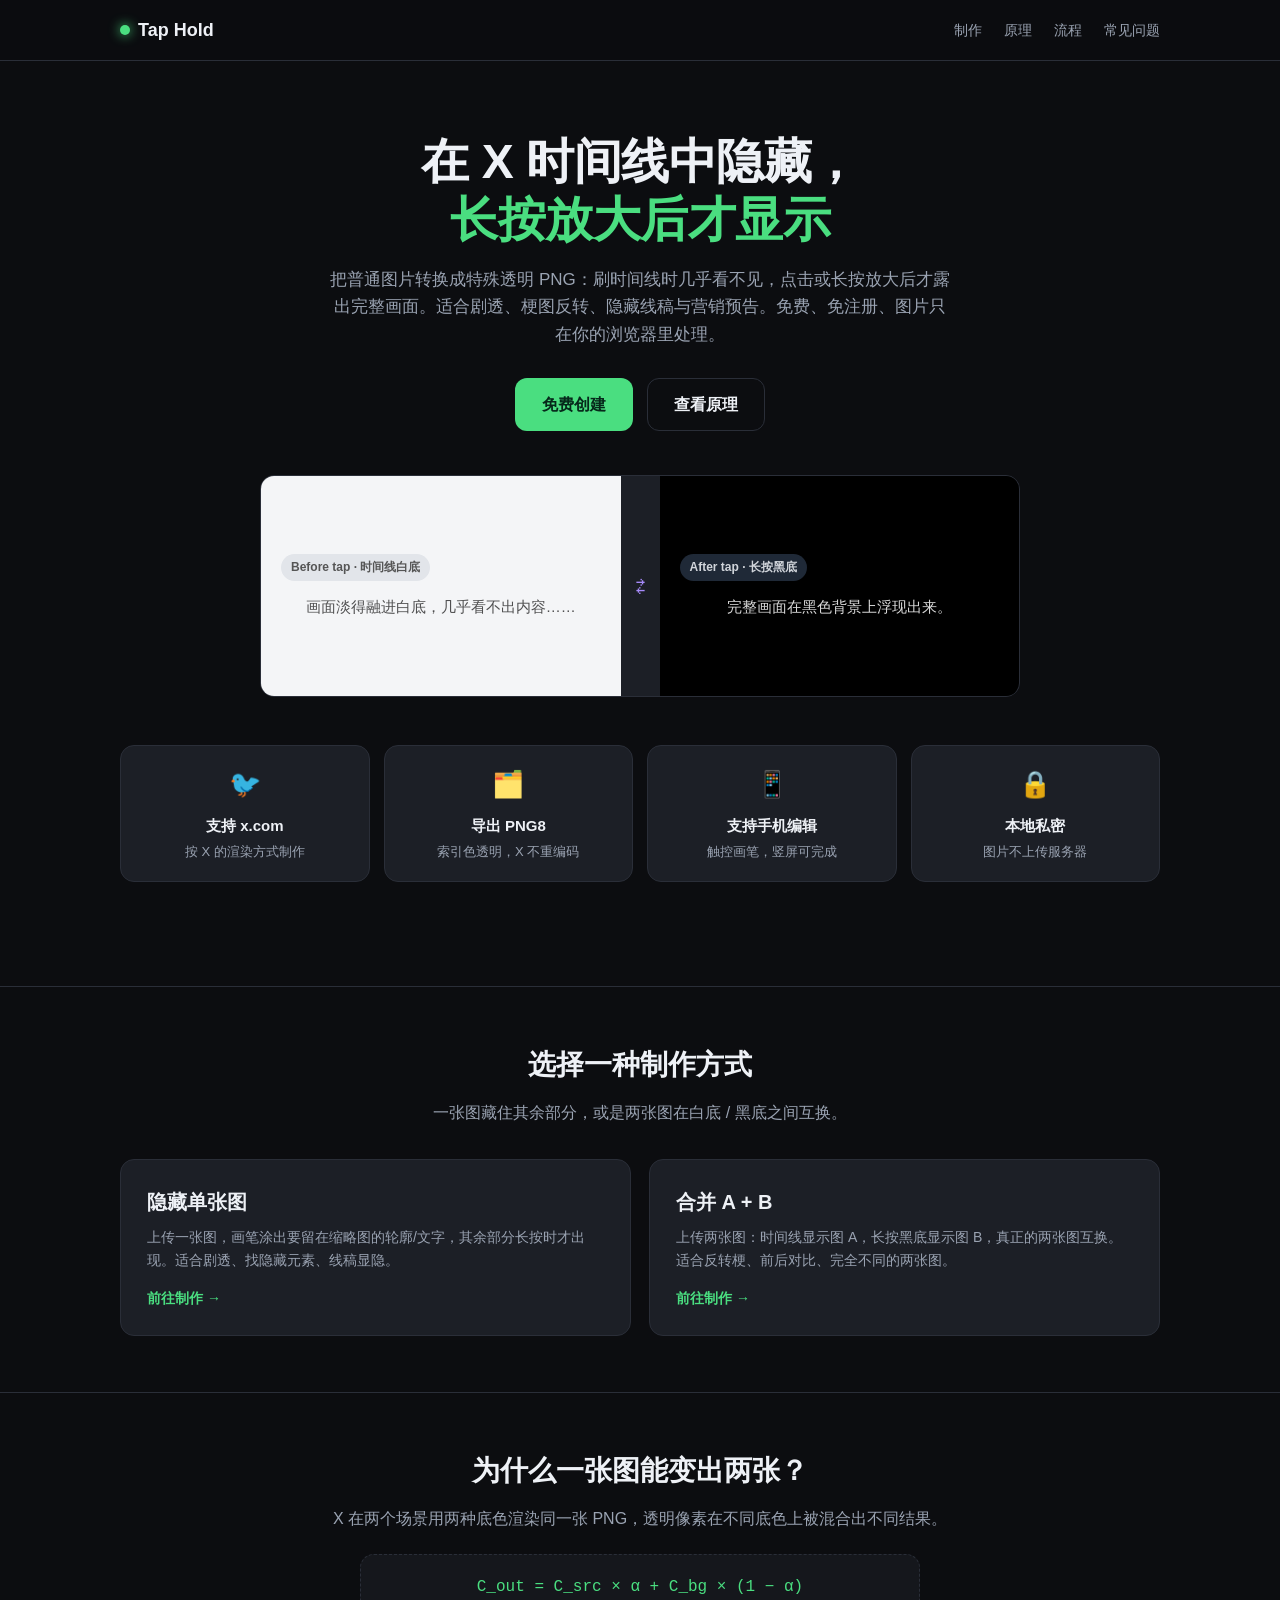
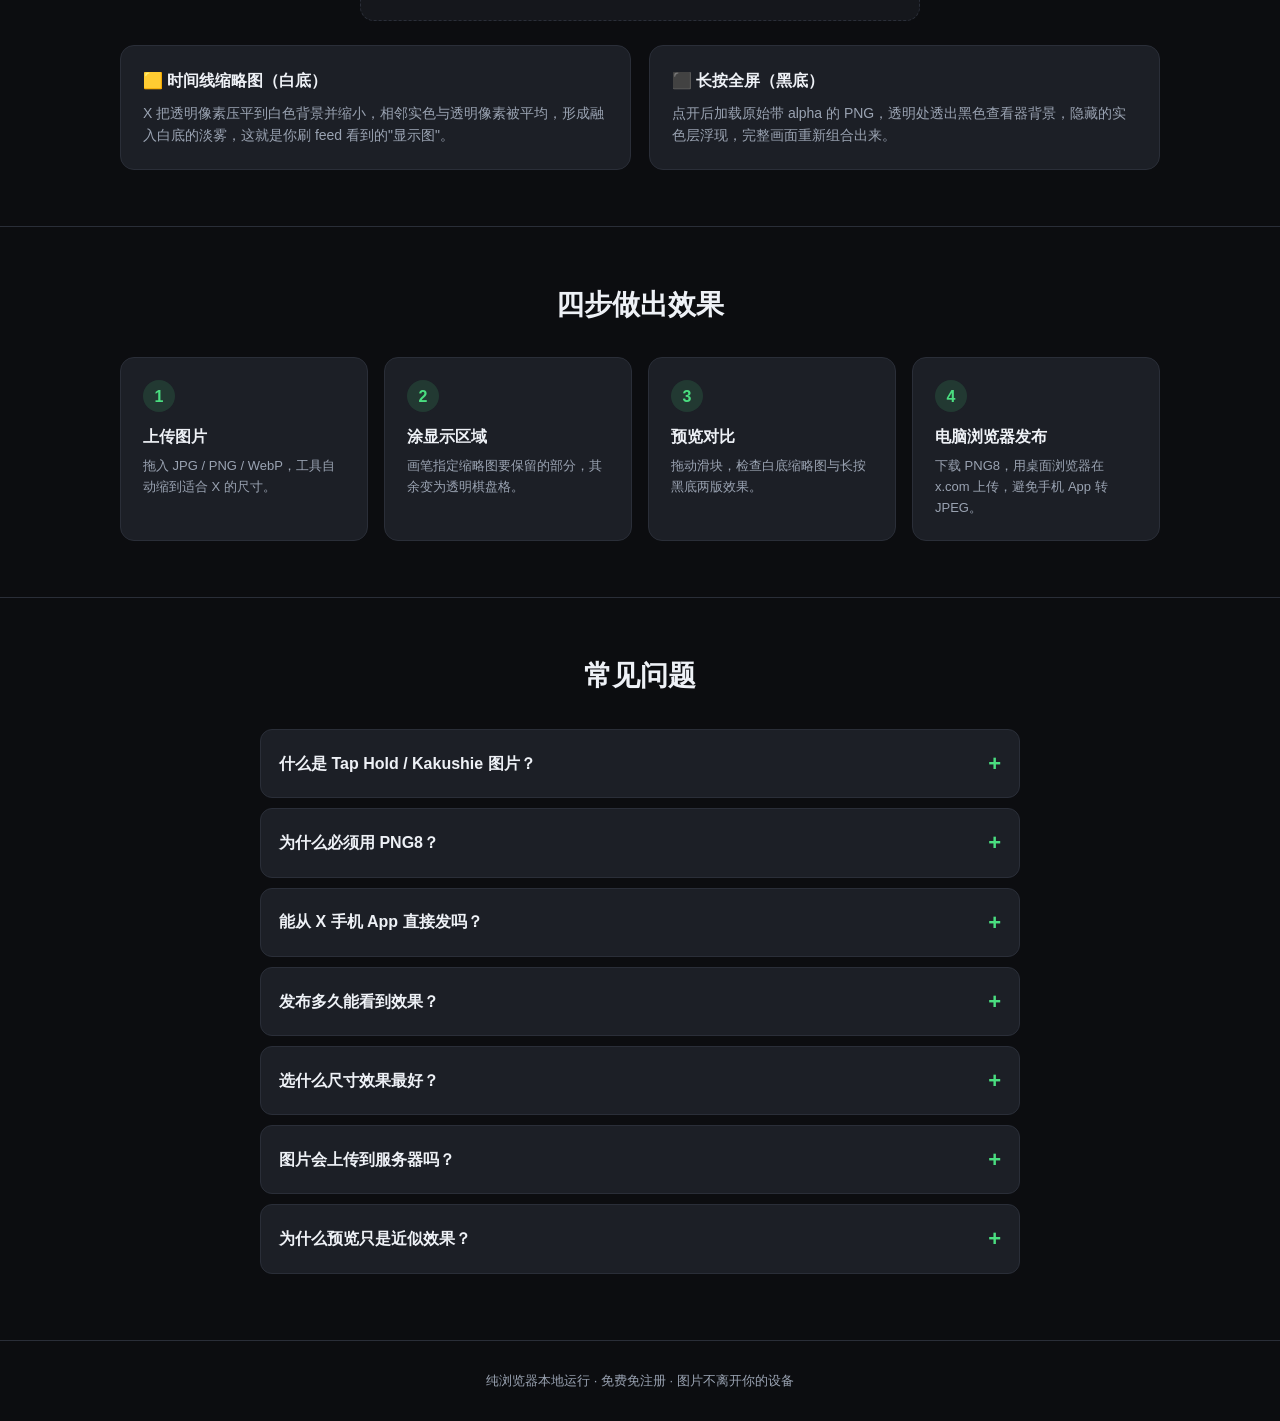
<file: index.html>
<!DOCTYPE html>
<html lang="zh-CN">
<head>
<meta charset="UTF-8">
<meta name="viewport" content="width=device-width, initial-scale=1.0">
<title>Tap Hold 生成器 · 在 X 时间线隐藏，长按放大显示</title>
<link rel="icon" href="favicon.svg" type="image/svg+xml">
<link rel="stylesheet" href="css/style.css">
</head>
<body>

<nav class="nav">
  <div class="container nav-inner">
    <div class="logo"><span class="dot"></span> Tap Hold</div>
    <div class="nav-links">
      <a href="#make">制作</a>
      <a href="#how">原理</a>
      <a href="#steps">流程</a>
      <a href="#faq">常见问题</a>
    </div>
  </div>
</nav>

<!-- Hero -->
<header class="hero">
  <div class="container">
    <h1>在 X 时间线中隐藏，<br><span class="hl">长按放大后才显示</span></h1>
    <p class="sub">把普通图片转换成特殊透明 PNG：刷时间线时几乎看不见，点击或长按放大后才露出完整画面。适合剧透、梗图反转、隐藏线稿与营销预告。免费、免注册、图片只在你的浏览器里处理。</p>
    <div class="hero-cta">
      <a class="btn btn-primary" href="editor.html">免费创建</a>
      <a class="btn btn-ghost" href="#how">查看原理</a>
    </div>

    <div class="demo">
      <div class="demo-cell before">
        <span class="tag">Before tap · 时间线白底</span>
        <div class="ph">画面淡得融进白底，几乎看不出内容……</div>
      </div>
      <div class="demo-mid">⇄</div>
      <div class="demo-cell after">
        <span class="tag">After tap · 长按黑底</span>
        <div class="ph">完整画面在黑色背景上浮现出来。</div>
      </div>
    </div>

    <div class="features">
      <div class="feature"><div class="ic">🐦</div><h4>支持 x.com</h4><p>按 X 的渲染方式制作</p></div>
      <div class="feature"><div class="ic">🗂️</div><h4>导出 PNG8</h4><p>索引色透明，X 不重编码</p></div>
      <div class="feature"><div class="ic">📱</div><h4>支持手机编辑</h4><p>触控画笔，竖屏可完成</p></div>
      <div class="feature"><div class="ic">🔒</div><h4>本地私密</h4><p>图片不上传服务器</p></div>
    </div>
  </div>
</header>

<!-- 模式选择 -->
<section class="block" id="make">
  <div class="container">
    <h2>选择一种制作方式</h2>
    <p class="lead">一张图藏住其余部分，或是两张图在白底 / 黑底之间互换。</p>
    <div class="modes">
      <div class="mode-card" onclick="location.href='editor.html?mode=hide'">
        <h3>隐藏单张图</h3>
        <p>上传一张图，画笔涂出要留在缩略图的轮廓/文字，其余部分长按时才出现。适合剧透、找隐藏元素、线稿显隐。</p>
        <div class="go">前往制作 →</div>
      </div>
      <div class="mode-card" onclick="location.href='editor.html?mode=swap'">
        <h3>合并 A + B</h3>
        <p>上传两张图：时间线显示图 A，长按黑底显示图 B，真正的两张图互换。适合反转梗、前后对比、完全不同的两张图。</p>
        <div class="go">前往制作 →</div>
      </div>
    </div>
  </div>
</section>

<!-- 原理 -->
<section class="block" id="how">
  <div class="container">
    <h2>为什么一张图能变出两张？</h2>
    <p class="lead">X 在两个场景用两种底色渲染同一张 PNG，透明像素在不同底色上被混合出不同结果。</p>
    <div class="formula">C_out = C_src × α + C_bg × (1 − α)</div>
    <div class="principle-grid">
      <div class="pcard">
        <h4>🟨 时间线缩略图（白底）</h4>
        <p>X 把透明像素压平到白色背景并缩小，相邻实色与透明像素被平均，形成融入白底的淡雾，这就是你刷 feed 看到的"显示图"。</p>
      </div>
      <div class="pcard">
        <h4>⬛ 长按全屏（黑底）</h4>
        <p>点开后加载原始带 alpha 的 PNG，透明处透出黑色查看器背景，隐藏的实色层浮现，完整画面重新组合出来。</p>
      </div>
    </div>
  </div>
</section>

<!-- 四步流程 -->
<section class="block" id="steps">
  <div class="container">
    <h2>四步做出效果</h2>
    <div class="steps">
      <div class="step"><div class="num">1</div><h4>上传图片</h4><p>拖入 JPG / PNG / WebP，工具自动缩到适合 X 的尺寸。</p></div>
      <div class="step"><div class="num">2</div><h4>涂显示区域</h4><p>画笔指定缩略图要保留的部分，其余变为透明棋盘格。</p></div>
      <div class="step"><div class="num">3</div><h4>预览对比</h4><p>拖动滑块，检查白底缩略图与长按黑底两版效果。</p></div>
      <div class="step"><div class="num">4</div><h4>电脑浏览器发布</h4><p>下载 PNG8，用桌面浏览器在 x.com 上传，避免手机 App 转 JPEG。</p></div>
    </div>
  </div>
</section>

<!-- FAQ -->
<section class="block" id="faq">
  <div class="container">
    <h2>常见问题</h2>
    <div class="faq">
      <details><summary>什么是 Tap Hold / Kakushie 图片？</summary><div class="a">也叫 tap to reveal、点击显示、隐藏图。它是一张特殊透明 PNG：在 X 时间线缩略图里几乎看不见，点击或长按放大后才显示完整内容。</div></details>
      <details><summary>为什么必须用 PNG8？</summary><div class="a">普通 RGBA 的大图会被 X 重编码成 JPEG，丢掉透明通道；索引色 PNG8（256 色 + 透明索引）X 会原样保留，效果才成立。本工具导出即为 PNG8。</div></details>
      <details><summary>能从 X 手机 App 直接发吗？</summary><div class="a">不能。手机 App 上传会把图转成 JPEG，删除 alpha 毁掉效果。请把导出的 PNG8 拷到电脑，用桌面浏览器登录 x.com 上传。</div></details>
      <details><summary>发布多久能看到效果？</summary><div class="a">上传后等 1–2 分钟让 X 处理缩略图，再到手机时间线长按核对。</div></details>
      <details><summary>选什么尺寸效果最好？</summary><div class="a">三档预设：16:9（1200×675）完整展开、1:1（1200×1200）梗图、4:5（1080×1350）竖屏铺满。导出文件保持在 5MB 以内。</div></details>
      <details><summary>图片会上传到服务器吗？</summary><div class="a">不会。所有处理都在浏览器 Canvas 本地完成，关闭标签即清空，无账号、无水印、无下载限制。</div></details>
      <details><summary>为什么预览只是近似效果？</summary><div class="a">预览是在本地模拟白底缩略图与黑底查看器，最终以 X 实际渲染为准；浅色模式下对比偏弱，可切深色模式测试。</div></details>
    </div>
  </div>
</section>

<footer>
  <div class="container">纯浏览器本地运行 · 免费免注册 · 图片不离开你的设备</div>
</footer>

</body>
</html>
</file>
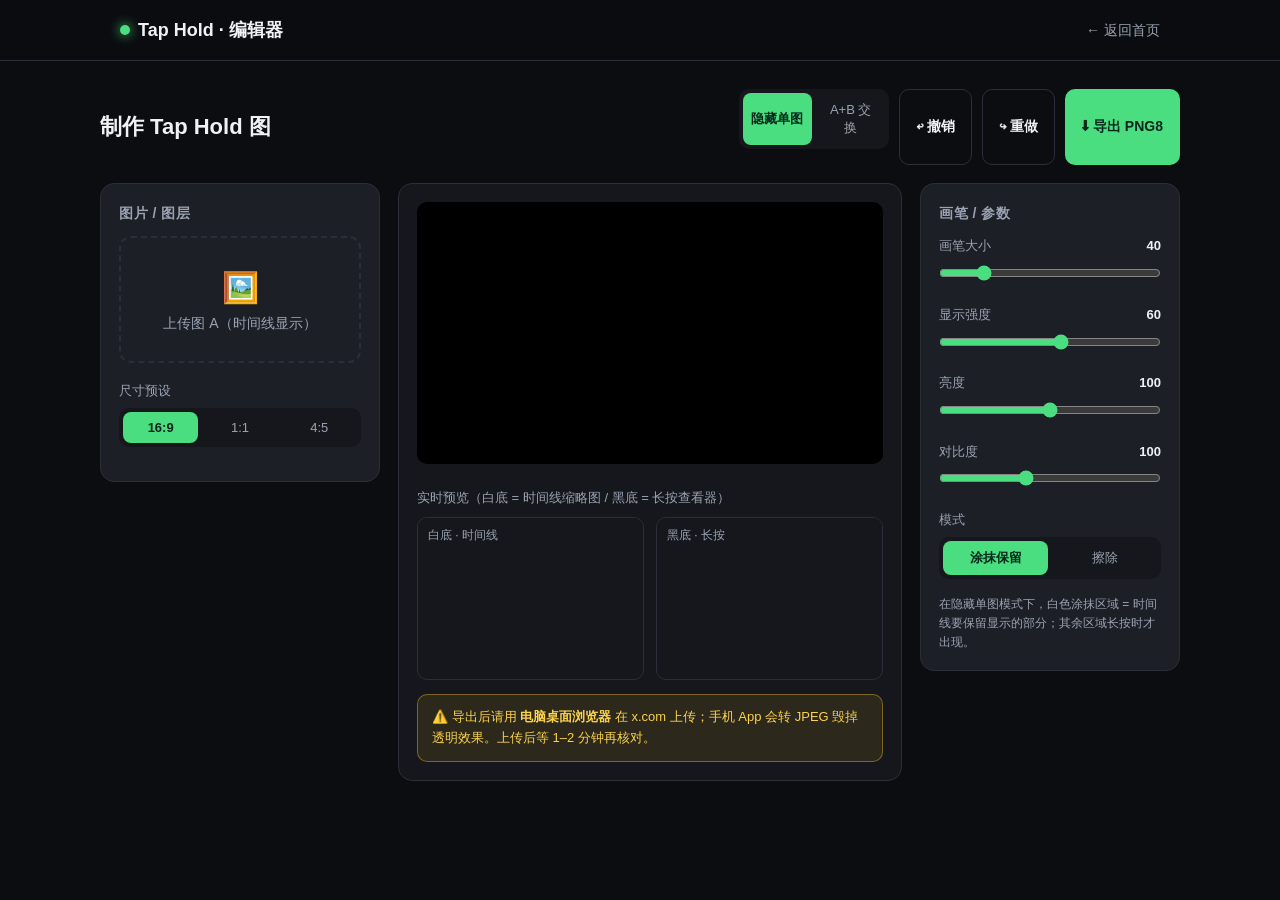
<file: editor.before-dualmode.html>
<!DOCTYPE html>
<html lang="zh-CN">
<head>
<meta charset="UTF-8">
<meta name="viewport" content="width=device-width, initial-scale=1.0">
<title>编辑器 · Tap Hold 生成器</title>
<link rel="icon" href="favicon.svg" type="image/svg+xml">
<link rel="stylesheet" href="css/style.css">
</head>
<body>

<nav class="nav">
  <div class="container nav-inner">
    <div class="logo"><span class="dot"></span> Tap Hold · 编辑器</div>
    <div class="nav-links">
      <a href="index.html">← 返回首页</a>
    </div>
  </div>
</nav>

<div class="container editor-wrap">
  <div class="editor-top">
    <h2>制作 Tap Hold 图</h2>
    <div class="toolbar">
      <div class="seg" id="modeSeg">
        <button data-mode="hide" class="active">隐藏单图</button>
        <button data-mode="swap">A+B 交换</button>
      </div>
      <button class="btn btn-ghost btn-sm" id="undoBtn">↩ 撤销</button>
      <button class="btn btn-ghost btn-sm" id="redoBtn">↪ 重做</button>
      <button class="btn btn-primary btn-sm" id="exportBtn">⬇ 导出 PNG8</button>
    </div>
  </div>

  <div class="editor-grid">
    <!-- 左：上传与图层 -->
    <div class="panel">
      <h4>图片 / 图层</h4>
      <div id="uploadA" class="upload-box">
        <div class="big">🖼️</div>
        <div id="labelA">上传图 A（时间线显示）</div>
      </div>
      <div id="uploadB" class="upload-box" style="display:none">
        <div class="big">🌑</div>
        <div id="labelB">上传图 B（长按显示）</div>
      </div>
      <input type="file" id="fileA" accept="image/*" hidden>
      <input type="file" id="fileB" accept="image/*" hidden>

      <div class="ctrl" style="margin-top:18px">
        <label>尺寸预设</label>
        <div class="seg" id="sizeSeg">
          <button data-size="16:9" class="active">16:9</button>
          <button data-size="1:1">1:1</button>
          <button data-size="4:5">4:5</button>
        </div>
      </div>
    </div>

    <!-- 中：画布 -->
    <div class="canvas-stage">
      <div class="canvas-box">
        <canvas id="canvas" width="1200" height="675"></canvas>
      </div>
      <div class="preview-row">
        <label>实时预览（白底 = 时间线缩略图 / 黑底 = 长按查看器）</label>
        <div class="compare">
          <div class="prev"><div class="cap">白底 · 时间线</div><canvas id="prevWhite" width="400" height="225"></canvas></div>
          <div class="prev"><div class="cap">黑底 · 长按</div><canvas id="prevBlack" width="400" height="225"></canvas></div>
        </div>
      </div>
      <div class="warn" id="publishWarn">⚠️ 导出后请用 <b>电脑桌面浏览器</b> 在 x.com 上传；手机 App 会转 JPEG 毁掉透明效果。上传后等 1–2 分钟再核对。</div>
    </div>

    <!-- 右：参数 -->
    <div class="panel">
      <h4>画笔 / 参数</h4>
      <div class="ctrl">
        <label>画笔大小 <b id="brushSizeVal">40</b></label>
        <input type="range" id="brushSize" min="5" max="200" value="40">
      </div>
      <div class="ctrl">
        <label>显示强度 <b id="strengthVal">60</b></label>
        <input type="range" id="strength" min="10" max="100" value="60">
      </div>
      <div class="ctrl">
        <label>亮度 <b id="brightVal">100</b></label>
        <input type="range" id="bright" min="50" max="150" value="100">
      </div>
      <div class="ctrl">
        <label>对比度 <b id="contrastVal">100</b></label>
        <input type="range" id="contrast" min="50" max="180" value="100">
      </div>
      <div class="ctrl">
        <label>模式</label>
        <div class="seg" id="paintSeg">
          <button data-paint="keep" class="active">涂抹保留</button>
          <button data-paint="erase">擦除</button>
        </div>
      </div>
      <p style="font-size:12px;color:var(--text-dim)">在隐藏单图模式下，白色涂抹区域 = 时间线要保留显示的部分；其余区域长按时才出现。</p>
    </div>
  </div>
</div>

<script src="js/png8.js"></script>
<script src="js/editor.js"></script>
</body>
</html>
</file>
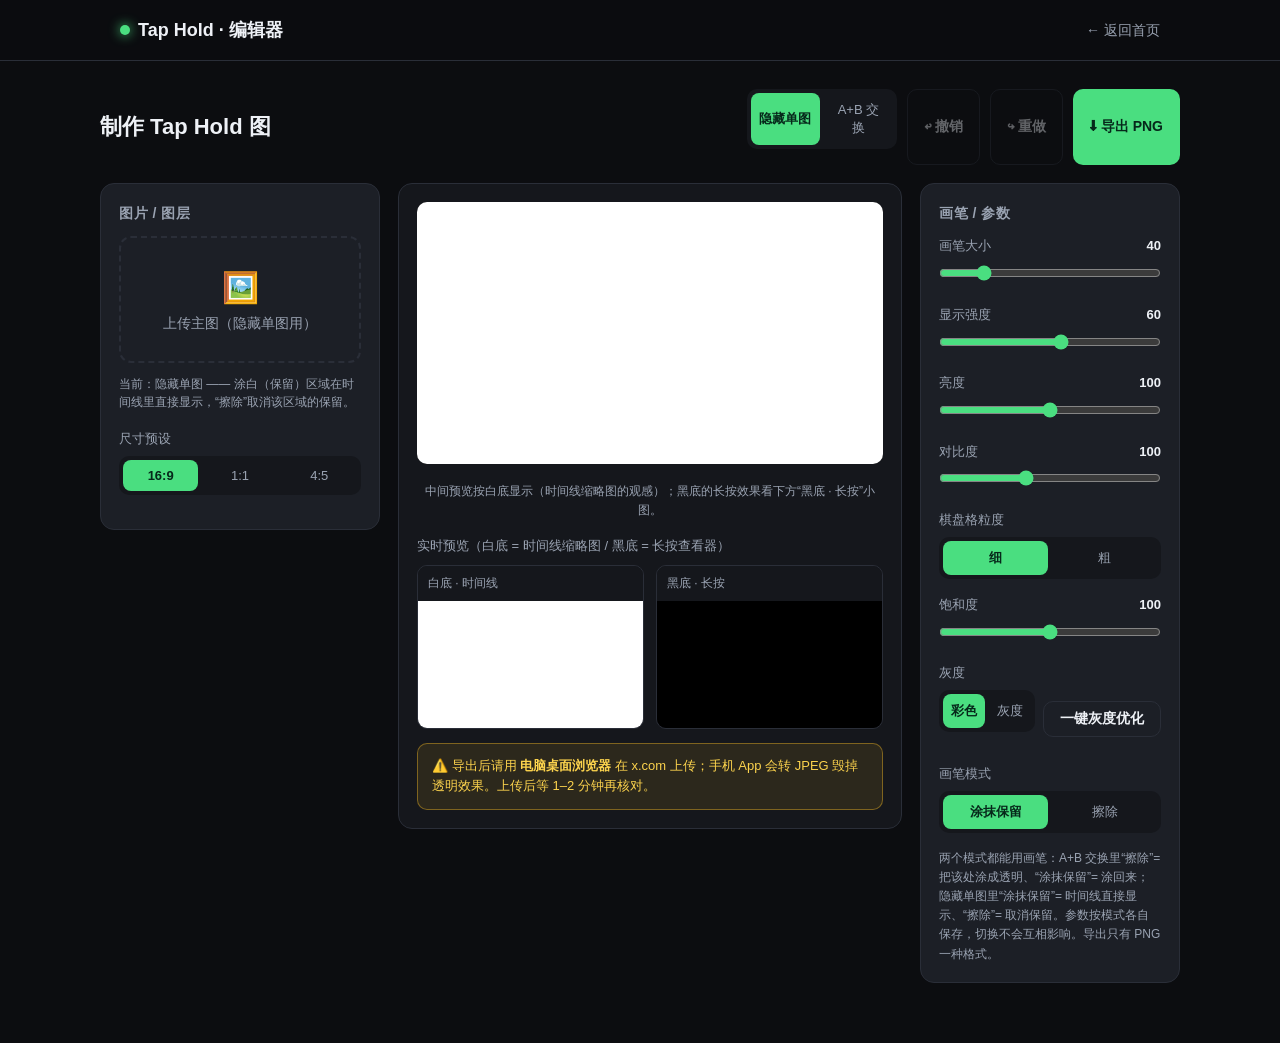
<file: editor.html>
<!DOCTYPE html>
<html lang="zh-CN">
<head>
<meta charset="UTF-8">
<meta name="viewport" content="width=device-width, initial-scale=1.0">
<title>编辑器 · Tap Hold 生成器</title>
<link rel="icon" href="favicon.svg" type="image/svg+xml">
<link rel="stylesheet" href="css/style.css">
</head>
<body>

<nav class="nav">
  <div class="container nav-inner">
    <div class="logo"><span class="dot"></span> Tap Hold · 编辑器</div>
    <div class="nav-links">
      <a href="index.html">← 返回首页</a>
    </div>
  </div>
</nav>

<div class="container editor-wrap">
  <div class="editor-top">
    <h2>制作 Tap Hold 图</h2>
    <div class="toolbar">
      <div class="seg" id="modeSeg">
        <button data-mode="hide" class="active">隐藏单图</button>
        <button data-mode="swap">A+B 交换</button>
      </div>
      <button class="btn btn-ghost btn-sm" id="undoBtn">↩ 撤销</button>
      <button class="btn btn-ghost btn-sm" id="redoBtn">↪ 重做</button>
      <button class="btn btn-primary btn-sm" id="exportBtn">⬇ 导出 PNG</button>
    </div>
  </div>

  <div class="editor-grid">
    <!-- 左：上传与图层 -->
    <div class="panel">
      <h4>图片 / 图层</h4>
      <div id="uploadA" class="upload-box upload-area-swap-a" style="display:none">
        <div class="big">🖼️</div>
        <div id="labelA">上传图 A（时间线显示）</div>
      </div>
      <div id="uploadB" class="upload-box upload-area-swap-b" style="display:none">
        <div class="big">🌑</div>
        <div id="labelB">上传图 B（长按显示）</div>
      </div>
      <div id="uploadMain" class="upload-box upload-area-hide-main">
        <div class="big">🖼️</div>
        <div id="labelMain">上传主图（隐藏单图用）</div>
      </div>
      <input type="file" id="fileA" accept="image/*" hidden>
      <input type="file" id="fileB" accept="image/*" hidden>
      <input type="file" id="fileMain" accept="image/*" hidden>
      <p class="panel-note" id="modeHint">当前：隐藏单图 —— 涂白（保留）区域在时间线里直接显示，其余区域长按才浮现。</p>

      <div class="ctrl" style="margin-top:18px">
        <label>尺寸预设</label>
        <div class="seg" id="sizeSeg">
          <button data-size="16:9" class="active">16:9</button>
          <button data-size="1:1">1:1</button>
          <button data-size="4:5">4:5</button>
        </div>
      </div>
    </div>

    <!-- 中：画布 -->
    <div class="canvas-stage">
      <div class="canvas-box">
        <canvas id="canvas" width="1200" height="675"></canvas>
        <div class="cmp-tag cmp-tag-l" id="cmpTagL">缩略图</div>
        <div class="cmp-tag cmp-tag-r" id="cmpTagR">点击放大后</div>
        <div class="cmp-line" id="cmpLine"></div>
        <div class="cmp-handle" id="cmpHandle" title="按住左右拖动，对比时间线缩略图与长按后的效果">⇄</div>
      </div>
      <div class="cmp-note" id="cmpNote">拖动中间的滑块对比：左边 = 时间线缩略图（白底），右边 = 长按查看器（黑底）。</div>
      <div class="preview-row">
        <label>实时预览（白底 = 时间线缩略图 / 黑底 = 长按查看器）</label>
        <div class="compare">
          <div class="prev"><div class="cap">白底 · 时间线</div><canvas id="prevWhite" width="400" height="225"></canvas></div>
          <div class="prev"><div class="cap">黑底 · 长按</div><canvas id="prevBlack" width="400" height="225"></canvas></div>
        </div>
      </div>
      <div class="warn" id="publishWarn">⚠️ 导出后请用 <b>电脑桌面浏览器</b> 在 x.com 上传；手机 App 会转 JPEG 毁掉透明效果。上传后等 1–2 分钟再核对。</div>
    </div>

    <!-- 右：参数 -->
    <div class="panel">
      <h4>画笔 / 参数</h4>
      <div class="ctrl">
        <label>画笔大小 <b id="brushSizeVal">40</b></label>
        <input type="range" id="brushSize" min="5" max="200" value="40">
      </div>
      <div class="ctrl" id="strengthCtrl">
        <label>显示强度 <b id="strengthVal">60</b></label>
        <input type="range" id="strength" min="10" max="100" value="60">
      </div>

      <!-- A+B 交换：白底侧 / 黑底侧 各自一套亮度·对比度 -->
      <div id="splitCtrl">
        <div class="ctrl">
          <label>白底侧（图 A）亮度 <b id="brightAVal">100</b></label>
          <input type="range" id="brightA" min="50" max="150" value="100">
        </div>
        <div class="ctrl">
          <label>白底侧（图 A）对比度 <b id="contrastAVal">100</b></label>
          <input type="range" id="contrastA" min="50" max="180" value="100">
        </div>
        <div class="ctrl">
          <label>黑底侧（图 B）亮度 <b id="brightBVal">100</b></label>
          <input type="range" id="brightB" min="50" max="150" value="100">
        </div>
        <div class="ctrl">
          <label>黑底侧（图 B）对比度 <b id="contrastBVal">100</b></label>
          <input type="range" id="contrastB" min="50" max="200" value="100">
        </div>
        <p class="panel-note">白底侧调低对比度 = 把白色从 255 往回拽，压掉黑底泛白；黑底侧调高对比度 = 加深差异区，同时给 C 腾出余量。</p>
      </div>

      <!-- 隐藏单图：只有一张底图，保留单一组 -->
      <div id="singleCtrl">
        <div class="ctrl">
          <label>亮度 <b id="brightVal">100</b></label>
          <input type="range" id="bright" min="50" max="150" value="100">
        </div>
        <div class="ctrl">
          <label>对比度 <b id="contrastVal">100</b></label>
          <input type="range" id="contrast" min="50" max="180" value="100">
        </div>
      </div>

      <div class="ctrl" id="checkerCtrl" style="display:none">
        <label>棋盘格粒度</label>
        <div class="seg" id="checkerSeg">
          <button data-checker="1" class="active">细</button>
          <button data-checker="3">粗</button>
        </div>
      </div>

      <div class="ctrl" id="saturCtrl">
        <label>饱和度 <b id="saturVal">100</b></label>
        <input type="range" id="satur" min="0" max="200" value="100">
      </div>
      <div class="ctrl">
        <label>灰度</label>
        <div class="row-inline">
          <div class="seg" id="graySeg">
            <button data-gray="0" class="active">彩色</button>
            <button data-gray="1">灰度</button>
          </div>
          <button class="btn btn-ghost btn-sm" id="grayPresetBtn">一键灰度优化</button>
        </div>
      </div>
      <div class="ctrl">
        <label>画笔模式</label>
        <div class="seg" id="paintSeg">
          <button data-paint="keep" class="active">涂抹保留</button>
          <button data-paint="erase">擦除</button>
        </div>
      </div>
      <p style="font-size:12px;color:var(--text-dim)">两个模式都能用画笔：A+B 交换里“擦除”= 把该处涂成透明、“涂抹保留”= 涂回来；隐藏单图里“涂抹保留”= 时间线直接显示、“擦除”= 取消保留。参数按模式各自保存，切换不会互相影响。导出只有 PNG 一种格式。</p>
    </div>
  </div>
</div>

<script src="js/png8.js?v=20261125e"></script>
<script src="js/editor.js?v=20261125e"></script>
</body>
</html>
</file>
<file: css/style.css>
/* ===== Tap Hold 生成器 · 全站样式 ===== */
:root {
  --bg: #0c0d10;
  --bg-soft: #15171c;
  --bg-card: #1c1f26;
  --line: #2a2e38;
  --text: #eef1f6;
  --text-dim: #9aa3b2;
  --accent: #4ade80;
  --accent-soft: rgba(74, 222, 128, .14);
  --accent-2: #a78bfa;
  --radius: 14px;
  --maxw: 1080px;
}

* { box-sizing: border-box; margin: 0; padding: 0; }
html { scroll-behavior: smooth; }
body {
  background: var(--bg);
  color: var(--text);
  font-family: -apple-system, BlinkMacSystemFont, "Segoe UI", "PingFang SC", "Microsoft YaHei", sans-serif;
  line-height: 1.6;
  -webkit-font-smoothing: antialiased;
}
a { color: var(--accent); text-decoration: none; }
img { max-width: 100%; display: block; }
.container { max-width: var(--maxw); margin: 0 auto; padding: 0 20px; }

/* ===== 顶栏 ===== */
.nav {
  position: sticky; top: 0; z-index: 50;
  background: rgba(12,13,16,.85); backdrop-filter: blur(10px);
  border-bottom: 1px solid var(--line);
}
.nav-inner { display: flex; align-items: center; justify-content: space-between; height: 60px; }
.logo { font-weight: 800; font-size: 18px; color: var(--text); display: flex; align-items: center; gap: 8px; }
.logo .dot { width: 10px; height: 10px; border-radius: 50%; background: var(--accent); box-shadow: 0 0 12px var(--accent); }
.nav-links { display: flex; gap: 22px; }
.nav-links a { color: var(--text-dim); font-size: 14px; }
.nav-links a:hover { color: var(--text); }

/* ===== Hero ===== */
.hero { padding: 72px 0 56px; text-align: center; }
.hero h1 { font-size: clamp(30px, 5vw, 48px); font-weight: 900; line-height: 1.2; letter-spacing: -.5px; }
.hero h1 .hl { color: var(--accent); }
.hero p.sub { color: var(--text-dim); font-size: 17px; max-width: 620px; margin: 18px auto 0; }
.hero-cta { margin-top: 30px; display: flex; gap: 14px; justify-content: center; flex-wrap: wrap; }
.btn {
  display: inline-flex; align-items: center; gap: 8px;
  padding: 13px 26px; border-radius: 12px; font-size: 16px; font-weight: 700;
  cursor: pointer; border: 1px solid transparent; transition: .15s;
}
.btn-primary { background: var(--accent); color: #06281a; }
.btn-primary:hover { filter: brightness(1.08); }
.btn-ghost { background: transparent; color: var(--text); border-color: var(--line); }
.btn-ghost:hover { border-color: var(--accent); }
.btn-sm { padding: 8px 16px; font-size: 14px; border-radius: 10px; }

/* 对比演示卡 */
.demo {
  margin: 44px auto 0; max-width: 760px;
  display: grid; grid-template-columns: 1fr auto 1fr; gap: 0;
  border: 1px solid var(--line); border-radius: var(--radius); overflow: hidden;
  background: var(--bg-card);
}
.demo-cell { padding: 26px 20px; min-height: 220px; display: flex; flex-direction: column; justify-content: center; }
.demo-cell.before { background: #f4f5f7; color: #333; }
.demo-cell.after { background: #000; color: #fff; }
.demo-cell .tag { font-size: 12px; font-weight: 700; padding: 4px 10px; border-radius: 999px; align-self: flex-start; margin-bottom: 14px; }
.demo-cell.before .tag { background: #e2e5ea; color: #555; }
.demo-cell.after .tag { background: #1f2937; color: #d1d5db; }
.demo-cell .ph { font-size: 15px; opacity: .85; }
.demo-mid { display: flex; align-items: center; padding: 0 14px; color: var(--accent-2); font-size: 22px; }

/* 特性条 */
.features { display: grid; grid-template-columns: repeat(4, 1fr); gap: 14px; margin: 48px 0; }
.feature { background: var(--bg-card); border: 1px solid var(--line); border-radius: var(--radius); padding: 18px; text-align: center; }
.feature .ic { font-size: 26px; }
.feature h4 { margin-top: 8px; font-size: 15px; }
.feature p { font-size: 13px; color: var(--text-dim); margin-top: 4px; }

/* 区块通用 */
section.block { padding: 56px 0; border-top: 1px solid var(--line); }
.block h2 { font-size: 28px; font-weight: 800; text-align: center; }
.block .lead { color: var(--text-dim); text-align: center; max-width: 640px; margin: 12px auto 0; }

/* 模式卡片 */
.modes { display: grid; grid-template-columns: 1fr 1fr; gap: 18px; margin-top: 34px; }
.mode-card {
  background: var(--bg-card); border: 1px solid var(--line); border-radius: var(--radius);
  padding: 26px; cursor: pointer; transition: .15s;
}
.mode-card:hover { border-color: var(--accent); transform: translateY(-2px); }
.mode-card h3 { font-size: 20px; }
.mode-card p { color: var(--text-dim); font-size: 14px; margin-top: 8px; }
.mode-card .go { margin-top: 16px; color: var(--accent); font-weight: 700; font-size: 14px; }

/* 原理 */
.formula {
  background: var(--bg-soft); border: 1px dashed var(--line); border-radius: var(--radius);
  padding: 20px; text-align: center; font-family: ui-monospace, monospace; font-size: 16px;
  margin: 22px auto; max-width: 560px; color: var(--accent);
}
.principle-grid { display: grid; grid-template-columns: 1fr 1fr; gap: 18px; margin-top: 24px; }
.pcard { background: var(--bg-card); border: 1px solid var(--line); border-radius: var(--radius); padding: 22px; }
.pcard h4 { font-size: 16px; margin-bottom: 8px; }
.pcard p { color: var(--text-dim); font-size: 14px; }

/* 四步流程 */
.steps { display: grid; grid-template-columns: repeat(4, 1fr); gap: 16px; margin-top: 30px; }
.step { background: var(--bg-card); border: 1px solid var(--line); border-radius: var(--radius); padding: 22px; }
.step .num { width: 32px; height: 32px; border-radius: 50%; background: var(--accent-soft); color: var(--accent); font-weight: 800; display: flex; align-items: center; justify-content: center; }
.step h4 { margin-top: 12px; font-size: 16px; }
.step p { color: var(--text-dim); font-size: 13px; margin-top: 6px; }

/* FAQ */
.faq { max-width: 760px; margin: 30px auto 0; }
.faq details { background: var(--bg-card); border: 1px solid var(--line); border-radius: 12px; margin-bottom: 10px; padding: 0 18px; }
.faq summary { cursor: pointer; padding: 16px 0; font-weight: 600; list-style: none; display: flex; justify-content: space-between; align-items: center; }
.faq summary::after { content: "+"; font-size: 22px; color: var(--accent); }
.faq details[open] summary::after { content: "−"; }
.faq .a { padding: 0 0 16px; color: var(--text-dim); font-size: 14px; }

footer { border-top: 1px solid var(--line); padding: 30px 0; text-align: center; color: var(--text-dim); font-size: 13px; }

/* ===== 编辑器页 ===== */
.editor-wrap { padding: 28px 0 60px; }
.editor-top { display: flex; align-items: center; justify-content: space-between; flex-wrap: wrap; gap: 12px; margin-bottom: 18px; }
.editor-top h2 { font-size: 22px; }
.toolbar { display: flex; gap: 10px; flex-wrap: wrap; }
.editor-grid { display: grid; grid-template-columns: 280px 1fr 260px; gap: 18px; align-items: start; }
.panel { background: var(--bg-card); border: 1px solid var(--line); border-radius: var(--radius); padding: 18px; }
.panel h4 { font-size: 14px; color: var(--text-dim); text-transform: uppercase; letter-spacing: .5px; margin-bottom: 12px; }
.upload-box {
  border: 2px dashed var(--line); border-radius: 12px; padding: 26px 14px; text-align: center;
  color: var(--text-dim); cursor: pointer; font-size: 14px; transition: .15s; margin-bottom: 12px;
}
.upload-box:hover, .upload-box.drag { border-color: var(--accent); color: var(--text); background: var(--accent-soft); }
.upload-box .big { font-size: 30px; }
.panel-note { font-size: 12px; color: var(--text-dim); margin-top: 4px; line-height: 1.5; }
.ctrl { margin-bottom: 16px; }
.btn:disabled { opacity: .38; cursor: not-allowed; }
.ctrl label { display: flex; justify-content: space-between; font-size: 13px; color: var(--text-dim); margin-bottom: 6px; }
.ctrl label b { color: var(--text); }
input[type=range] { width: 100%; accent-color: var(--accent); }
.ctrl.disabled { opacity: .45; }
.ctrl.disabled input[type=range] { pointer-events: none; }
.seg { display: flex; background: var(--bg-soft); border-radius: 10px; padding: 4px; gap: 4px; margin-bottom: 16px; }
.seg button { flex: 1; background: transparent; color: var(--text-dim); border: 0; padding: 8px; border-radius: 8px; cursor: pointer; font-size: 13px; }
.seg button.active { background: var(--accent); color: #06281a; font-weight: 700; }

.canvas-stage { background: var(--bg-soft); border: 1px solid var(--line); border-radius: var(--radius); padding: 18px; }
.canvas-box { position: relative; margin: 0 auto; max-width: 560px; }
.canvas-box canvas { width: 100%; border-radius: 10px; touch-action: none; background: #000; }
/* —— 中间大预览：左右拖动对比（左=白底缩略图 / 右=黑底长按） —— */
.cmp-tag { position: absolute; top: 10px; font-size: 12px; line-height: 1; padding: 6px 9px; border-radius: 6px;
  background: rgba(0,0,0,.55); color: #fff; pointer-events: none; letter-spacing: .5px; }
.cmp-tag-l { left: 10px; }
.cmp-tag-r { right: 10px; }
.cmp-line { position: absolute; top: 0; bottom: 0; width: 2px; background: var(--accent); opacity: .85;
  transform: translateX(-1px); pointer-events: none; }
.cmp-handle { position: absolute; top: 50%; width: 36px; height: 36px; margin: -18px 0 0 -18px; border-radius: 50%;
  background: var(--accent); color: #06281a; font-size: 16px; font-weight: 700; display: flex; align-items: center;
  justify-content: center; cursor: ew-resize; touch-action: none; user-select: none;
  box-shadow: 0 3px 12px rgba(0,0,0,.45); }
.cmp-note { font-size: 12px; color: var(--text-dim); text-align: center; margin-top: 10px; }
.preview-row { margin-top: 16px; }
.preview-row label { font-size: 13px; color: var(--text-dim); display: block; margin-bottom: 8px; }
.compare { display: grid; grid-template-columns: 1fr 1fr; gap: 12px; }
.compare .prev { border-radius: 10px; overflow: hidden; border: 1px solid var(--line); }
.compare .prev .cap { font-size: 12px; padding: 8px 10px; background: var(--bg-soft); color: var(--text-dim); }
.compare canvas { width: 100%; display: block; }
.warn { background: rgba(251,191,36,.1); border: 1px solid rgba(251,191,36,.4); color: #fcd34d; padding: 12px 14px; border-radius: 10px; font-size: 13px; margin-top: 14px; }

@media (max-width: 900px) {
  .features, .steps { grid-template-columns: repeat(2, 1fr); }
  .modes, .principle-grid { grid-template-columns: 1fr; }
  .editor-grid { grid-template-columns: 1fr; }
  .demo { grid-template-columns: 1fr; }
  .demo-mid { justify-content: center; padding: 10px; }
}

/* 参数面板：开关行内并排 */
.row-inline{display:flex;align-items:center;gap:8px;flex-wrap:wrap}
</file>
